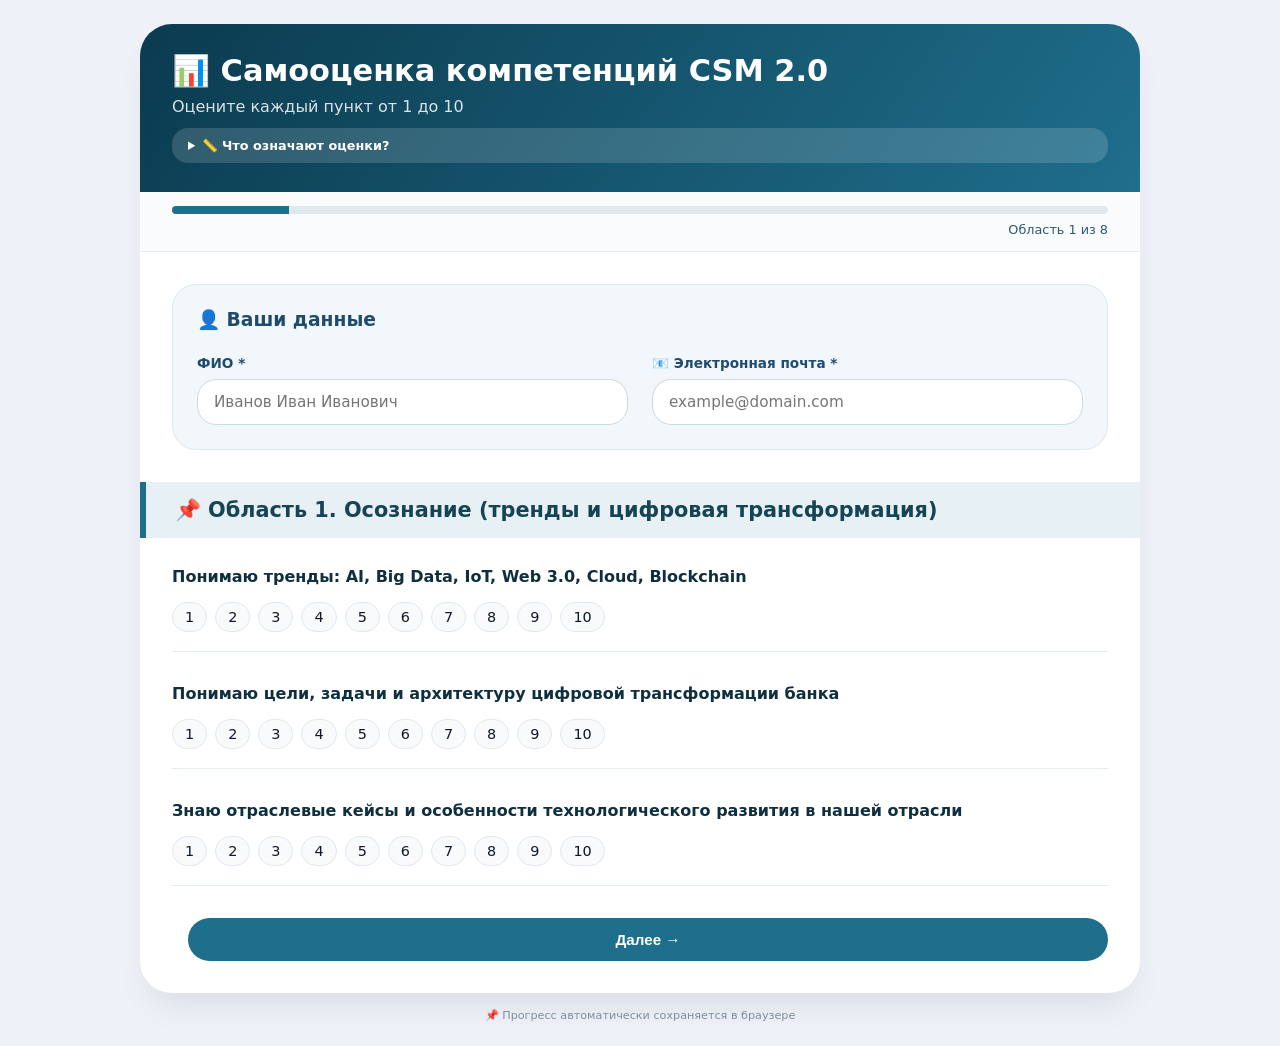
<file: index.html>
<!DOCTYPE html>
<html lang="ru">
<head>
    <meta charset="UTF-8">
    <meta name="viewport" content="width=device-width, initial-scale=1.0, maximum-scale=1.0, user-scalable=yes">
    <title>CSM 2.0 — Оценка компетенций и Тест</title>
    <link rel="stylesheet" href="style.css">
</head>
<body>
<div class="container">
    <div class="card" id="mainCard"></div>
    <footer>📌 Прогресс автоматически сохраняется в браузере</footer>
</div>

<script>
    // ⚠️ ВСТАВЬТЕ ВАШИ ТРИ URL ИЗ APPS SCRIPT ⚠️
    const SELF_ASSESSMENT_URL = "https://script.google.com/macros/s/AKfycbyHPLQ7gZGtnZYTrfnAZNBpuo3Ea5rwbsP9rbBiIAYU2ttUs_i8oS03_Iut-S80Sewb/exec";   // из selfAssessment.gs
    const TEST_RESULTS_URL = "https://script.google.com/macros/s/AKfycbyA95RzcVlbW7UxDIFC4WcfKPpP3_niERw8dN39LJzrYnMG85IS3YnYpPyVTTet8b1L/exec";      // из Code.gs
    const TEST_QUESTIONS_URL = "https://script.google.com/macros/s/AKfycbymZueJVozXFoH2wxfJM3jAGXg08mhwrzVAQMKmpR7mm4XQWQKNe-AHYz-iryA8QVqUYg/exec";    // из getQuestions.gs

    // ============================================================
    // БЛОК 1: САМООЦЕНКА КОМПЕТЕНЦИЙ (оценка от 1 до 10)
    // ============================================================
    
    const AREAS_SELF = [
        { name: "Область 1. Осознание (тренды и цифровая трансформация)", questions: [
            "Понимаю тренды: AI, Big Data, IoT, Web 3.0, Cloud, Blockchain",
            "Понимаю цели, задачи и архитектуру цифровой трансформации банка",
            "Знаю отраслевые кейсы и особенности технологического развития в нашей отрасли"
        ]},
        { name: "Область 2. Стратегия", questions: [
            "Мыслю стратегически (вижу картину на 3–5 лет)",
            "Знаю Стратегию Сбера и КПБ бизнес-модель сегмента",
            "Могу описать бизнес-модель компании через Business Model Canvas",
            "Умею находить точки роста и формулировать гипотезы трансформации (карта гипотез)",
            "Понимаю модели управления цифровой трансформацией и цифровые роли в компании",
            "Разделяю концепцию LoveMark и человекоцентричности"
        ]},
        { name: "Область 3. Реинжиниринг процессов и оргструктуры", questions: [
            "Понимаю цели и задачи клиентских исследований",
            "Владею бизнес-анализом и реинжинирингом процессов",
            "Могу описать и спроектировать клиентский путь (Customer Journey Map, CJM)",
            "Знаю цифровые Core-продукты Сбера (финтех)",
            "Знаю финансовые и транзакционные Core-продукты Сбера",
            "Понимаю основы IT-архитектуры",
            "Могу провести финансовую и экономическую оценку проектов"
        ]},
        { name: "Область 4. Проектирование и разработка решения", questions: [
            "Владею продуктовым менеджментом и продуктовым мышлением",
            "Владею проектным менеджментом (Agile, Waterfall, Sbergile, PMBok, IPMA)",
            "Понимаю основы управления процессом разработки ПО",
            "Знаю партнёрскую программу Сбера"
        ]},
        { name: "Область 5. Внедрение и развитие решения", questions: [
            "Знаю форматы партнёрств и основы патентного права",
            "Понимаю процессы постановки решений на Продуктовую полку Сбера"
        ]},
        { name: "Область 6. Общесистемные компетенции и методология проектов развития", questions: [
            "Знаю процесс цифровой трансформации (П3181)",
            "Владею инструментами CSM при реализации проектов (ЕФС «НашБизнес», АС «Эксперт»)",
            "Использую генеративные модели (GigaChat) в работе над проектами",
            "Понимаю систему мотивации CSM"
        ]},
        { name: "Область 7. Отраслевые компетенции", questions: [
            "Анализирую рынок, тренды, драйверы, госрегулирование и позицию отрасли",
            "Знаю специфику отрасли (производство, финансовый анализ, ключевые риски, операционные KPI)",
            "Ориентируюсь в продуктах и финансировании (кредитные/некредитные решения, ВЭД-продукты, проектное финансирование)"
        ]},
        { name: "Область 8. Soft skills", questions: [
            "Владею системным мышлением и решением проблем",
            "Умею управлять результатом и несу ответственность",
            "Управляю собой (эмоции, время, стресс)"
        ]}
    ];

    let selfAnswers = {
        userName: "",
        userEmail: "",
        ratings: []
    };
    let selfCurrentArea = 0;
    let selfCompleted = false;

    function initSelfRatings() {
        const totalQuestions = AREAS_SELF.reduce((sum, area) => sum + area.questions.length, 0);
        if (selfAnswers.ratings.length !== totalQuestions) {
            selfAnswers.ratings = new Array(totalQuestions).fill(null);
        }
    }

    function loadSelfFromLocalStorage() {
        const saved = localStorage.getItem("self_assessment_v2");
        if (saved) {
            try {
                const parsed = JSON.parse(saved);
                selfAnswers.userName = parsed.userName || "";
                selfAnswers.userEmail = parsed.userEmail || "";
                selfAnswers.ratings = parsed.ratings || [];
                initSelfRatings();
            } catch(e) { initSelfRatings(); }
        } else {
            initSelfRatings();
        }
    }

    function saveSelfToLocalStorage() {
        localStorage.setItem("self_assessment_v2", JSON.stringify({
            userName: selfAnswers.userName,
            userEmail: selfAnswers.userEmail,
            ratings: selfAnswers.ratings
        }));
    }

    function getSelfQuestionIndex(areaIdx, qIdx) {
        let idx = 0;
        for (let a = 0; a < areaIdx; a++) {
            idx += AREAS_SELF[a].questions.length;
        }
        return idx + qIdx;
    }

    function validateSelfCurrentArea() {
        const area = AREAS_SELF[selfCurrentArea];
        let startIdx = 0;
        for (let a = 0; a < selfCurrentArea; a++) {
            startIdx += AREAS_SELF[a].questions.length;
        }
        for (let i = 0; i < area.questions.length; i++) {
            if (selfAnswers.ratings[startIdx + i] === null || selfAnswers.ratings[startIdx + i] === undefined) {
                return false;
            }
        }
        return true;
    }

    function validateAllSelf() {
        return selfAnswers.ratings.every(r => r !== null && r !== undefined);
    }

    function renderSelfAssessment() {
        const card = document.getElementById("mainCard");
        const area = AREAS_SELF[selfCurrentArea];
        const totalAreas = AREAS_SELF.length;
        const percent = ((selfCurrentArea + 1) / totalAreas) * 100;

        let html = `
            <div class="header">
                <h1>📊 Самооценка компетенций CSM 2.0</h1>
                <p>Оцените каждый пункт от 1 до 10</p>
                <details class="scale-info">
                    <summary>📏 Что означают оценки?</summary>
                    <div class="scale-info-content">
                        <span>• 1 — Не знаю, что это</span>
                        <span>• 2 — Слышал термин</span>
                        <span>• 3 — Могу дать определение</span>
                        <span>• 4 — Изучал теорию</span>
                        <span>• 5 — Применял под руководством</span>
                        <span>• 6 — Применяю в простых ситуациях</span>
                        <span>• 7 — Применяю уверенно</span>
                        <span>• 8 — Применяю в сложных задачах</span>
                        <span>• 9 — Могу обучать других</span>
                        <span>• 10 — Внедрял в масштабе банка</span>
                    </div>
                </details>
            </div>
            <div class="progress-section">
                <div class="progress-bar"><div class="progress-fill" style="width:${percent}%"></div></div>
                <div class="progress-text">Область ${selfCurrentArea+1} из ${totalAreas}</div>
            </div>
            <div class="content">
                <div class="user-info">
                    <h3>👤 Ваши данные</h3>
                    <div class="form-group"><label>ФИО *</label><input type="text" id="fio" value="${escapeHtml(selfAnswers.userName)}" placeholder="Иванов Иван Иванович"></div>
                    <div class="form-group"><label>📧 Электронная почта *</label><input type="email" id="email" value="${escapeHtml(selfAnswers.userEmail)}" placeholder="example@domain.com"></div>
                </div>
                <div class="area-title">📌 ${escapeHtml(area.name)}</div>
        `;

        for (let i = 0; i < area.questions.length; i++) {
            const globalIdx = getSelfQuestionIndex(selfCurrentArea, i);
            const savedRating = selfAnswers.ratings[globalIdx];
            html += `<div class="question-block"><div class="question-text">${escapeHtml(area.questions[i])}</div><div class="rating-scale" data-global-idx="${globalIdx}">`;
            for (let rating = 1; rating <= 10; rating++) {
                const isSelected = (savedRating === rating);
                html += `<label class="rating-option ${isSelected ? 'selected' : ''}" data-rating="${rating}">
                            <input type="radio" name="q_${globalIdx}" value="${rating}" ${isSelected ? 'checked' : ''}>
                            <span>${rating}</span>
                         </label>`;
            }
            html += `</div></div>`;
        }

        html += `<div class="navigation">`;
        if (selfCurrentArea > 0) html += `<button class="secondary" id="prevBtn">← Назад</button>`;
        else html += `<div></div>`;
        if (selfCurrentArea < totalAreas - 1) html += `<button id="nextBtn">Далее →</button>`;
        else html += `<button id="submitSelfBtn" class="submit-btn">✅ Завершить самооценку</button>`;
        html += `</div></div>`;

        card.innerHTML = html;

        document.getElementById("fio")?.addEventListener('input', (e) => { selfAnswers.userName = e.target.value; saveSelfToLocalStorage(); });
        document.getElementById("email")?.addEventListener('input', (e) => { selfAnswers.userEmail = e.target.value; saveSelfToLocalStorage(); });

        for (let i = 0; i < area.questions.length; i++) {
            const globalIdx = getSelfQuestionIndex(selfCurrentArea, i);
            const radios = document.querySelectorAll(`input[name="q_${globalIdx}"]`);
            radios.forEach(radio => {
                radio.addEventListener('change', (e) => {
                    selfAnswers.ratings[globalIdx] = parseInt(e.target.value);
                    saveSelfToLocalStorage();
                    const container = e.target.closest('.rating-scale');
                    if (container) {
                        Array.from(container.children).forEach(child => child.classList.remove('selected'));
                        e.target.closest('.rating-option')?.classList.add('selected');
                    }
                });
            });
        }

        document.getElementById("prevBtn")?.addEventListener('click', () => {
            if (validateSelfCurrentArea()) { selfCurrentArea--; renderSelfAssessment(); window.scrollTo({top:0, behavior:'smooth'}); }
            else showMessage("❌ Оцените все утверждения в этой области", 'error');
        });
        document.getElementById("nextBtn")?.addEventListener('click', () => {
            if (validateSelfCurrentArea()) { selfCurrentArea++; renderSelfAssessment(); window.scrollTo({top:0, behavior:'smooth'}); }
            else showMessage("❌ Оцените все утверждения в этой области", 'error');
        });
        document.getElementById("submitSelfBtn")?.addEventListener('click', submitSelfAssessment);
    }

    function submitSelfAssessment() {
        if (!selfAnswers.userName?.trim()) { showMessage("❌ Введите ФИО", 'error'); return; }
        if (!selfAnswers.userEmail?.trim() || !selfAnswers.userEmail.includes('@')) { showMessage("❌ Введите корректный email", 'error'); return; }
        if (!validateAllSelf()) { showMessage("❌ Оцените все утверждения перед отправкой", 'error'); return; }

        showMessage("⏳ Отправка самооценки...", "success");

        const now = new Date();
        const dateStr = now.toLocaleDateString('ru-RU');
        const timeStr = now.toLocaleTimeString('ru-RU', { hour:'2-digit', minute:'2-digit', second:'2-digit' });

        let payload = { userName: selfAnswers.userName, userEmail: selfAnswers.userEmail, date: dateStr, time: timeStr };
        
        let idx = 0;
        for (let a = 0; a < AREAS_SELF.length; a++) {
            let areaSum = 0;
            for (let q = 0; q < AREAS_SELF[a].questions.length; q++) {
                areaSum += selfAnswers.ratings[idx];
                payload[`area_${a+1}_q${q+1}`] = selfAnswers.ratings[idx];
                idx++;
            }
            const areaAvg = Math.round(areaSum / AREAS_SELF[a].questions.length);
            payload[`area_${a+1}_avg`] = areaAvg;
        }
        
        const allScores = selfAnswers.ratings.filter(r => r !== null);
        const overallAvg = allScores.length ? Math.round(allScores.reduce((s,v)=>s+v,0) / allScores.length) : 0;
        payload.overall_avg = overallAvg;

        fetch(SELF_ASSESSMENT_URL, {
            method: 'POST',
            mode: 'no-cors',
            headers: { 'Content-Type': 'application/json' },
            body: JSON.stringify(payload)
        }).then(() => {
            showSelfCompleteScreen();
        }).catch(() => {
            showMessage("❌ Ошибка отправки. Попробуйте ещё раз.", 'error');
        });
    }

    function showSelfCompleteScreen() {
        selfCompleted = true;
        const card = document.getElementById("mainCard");
        card.innerHTML = `
            <div class="header"><h1>📊 Самооценка компетенций CSM 2.0</h1></div>
            <div class="thankyou">
                <h2>🙏 Спасибо, ${escapeHtml(selfAnswers.userName)}!</h2>
                <p>Ваша самооценка компетенций успешно сохранена в Google Таблицу.</p>
                <p style="margin: 1rem 0;">📌 Теперь вы можете перейти к тесту.</p>
                <button id="goToTestBtn" class="submit-btn" style="background: #10b981; margin-top: 0.5rem;">📝 Перейти к тесту →</button>
            </div>
        `;
        document.getElementById("goToTestBtn")?.addEventListener('click', () => {
            localStorage.removeItem("self_assessment_v2");
            loadTest();
        });
    }

    // ============================================================
    // БЛОК 2: ТЕСТ (динамический, загрузка из getQuestions.gs)
    // ============================================================

    let testAreas = [];
    let testCurrentArea = 0;
    let testAnswers = { userName: "", userEmail: "", closed: [], open: [] };
    let testDataLoaded = false;

    function loadTestFromLocalStorage() {
        if (!testDataLoaded || testAreas.length === 0) return;
        const saved = localStorage.getItem("csm_test_v3");
        if (saved) {
            try {
                const parsed = JSON.parse(saved);
                testAnswers.userName = parsed.userName || selfAnswers.userName || "";
                testAnswers.userEmail = parsed.userEmail || selfAnswers.userEmail || "";
                testAnswers.closed = parsed.closed || testAreas.map(() => []);
                testAnswers.open = parsed.open || testAreas.map(() => "");
                for (let i = 0; i < testAreas.length; i++) {
                    if (!testAnswers.closed[i]) testAnswers.closed[i] = [];
                    while (testAnswers.closed[i].length < testAreas[i].closedCount) testAnswers.closed[i].push(null);
                }
            } catch(e) {}
        } else {
            testAnswers.userName = selfAnswers.userName || "";
            testAnswers.userEmail = selfAnswers.userEmail || "";
            testAnswers.closed = testAreas.map(() => []);
            testAnswers.open = testAreas.map(() => "");
            for (let i = 0; i < testAreas.length; i++) {
                testAnswers.closed[i] = new Array(testAreas[i].closedCount).fill(null);
            }
        }
    }

    function saveTestToLocalStorage() {
        if (!testDataLoaded) return;
        localStorage.setItem("csm_test_v3", JSON.stringify({
            userName: testAnswers.userName,
            userEmail: testAnswers.userEmail,
            closed: testAnswers.closed,
            open: testAnswers.open
        }));
    }

    function validateTestCurrentArea() {
        if (!testDataLoaded) return false;
        const closed = testAnswers.closed[testCurrentArea];
        if (!closed) return false;
        return closed.length === testAreas[testCurrentArea].closedCount && closed.every(v => v !== null && v !== undefined);
    }

    function renderTest() {
        if (!testDataLoaded || testAreas.length === 0) return;
        
        const card = document.getElementById("mainCard");
        const area = testAreas[testCurrentArea];
        const total = testAreas.length;
        const percent = ((testCurrentArea + 1) / total) * 100;

        let html = `
            <div class="header">
                <h1>📋 Тест CSM 2.0</h1>
                <p>Проверка знаний • 8 областей компетенций</p>
            </div>
            <div class="progress-section">
                <div class="progress-bar"><div class="progress-fill" style="width:${percent}%"></div></div>
                <div class="progress-text">Область ${testCurrentArea+1} из ${total}</div>
            </div>
            <div class="content">
                <div class="user-info">
                    <div class="form-group"><label>👤 ФИО *</label><input type="text" id="fio" value="${escapeHtml(testAnswers.userName)}" placeholder="Иванов Иван Иванович"></div>
                    <div class="form-group"><label>📧 Электронная почта *</label><input type="email" id="email" value="${escapeHtml(testAnswers.userEmail)}" placeholder="example@domain.com"></div>
                </div>
                <div class="area-title">📌 ${escapeHtml(area.name)}</div>
        `;

        for (let i = 0; i < area.closed.length; i++) {
            const q = area.closed[i];
            const savedVal = testAnswers.closed[testCurrentArea]?.[i];
            html += `<div class="question-block"><div class="question-text">${testCurrentArea+1}.${i+1}. ${escapeHtml(q.text)}</div><div class="options">`;
            for (let optIdx = 0; optIdx < q.options.length; optIdx++) {
                const letter = String.fromCharCode(65 + optIdx);
                const isChecked = (savedVal === letter);
                html += `<label class="option"><input type="radio" name="q_${i}" value="${letter}" ${isChecked ? 'checked' : ''}><span>${escapeHtml(q.options[optIdx])}</span></label>`;
            }
            html += `</div></div>`;
        }

        if (area.open) {
            html += `<div class="question-block open-question"><div class="question-text">${testCurrentArea+1}.${area.closed.length+1} (открытый). ${escapeHtml(area.openText)}</div>
                      <textarea id="openAnswer" rows="4">${escapeHtml(testAnswers.open[testCurrentArea] || '')}</textarea></div>`;
        }

        html += `<div class="navigation">`;
        if (testCurrentArea > 0) html += `<button class="secondary" id="prevBtn">← Назад</button>`;
        else html += `<div></div>`;
        if (testCurrentArea < total-1) html += `<button id="nextBtn">Далее →</button>`;
        else html += `<button id="submitTestBtn" class="submit-btn">✅ Завершить тест</button>`;
        html += `</div></div>`;

        card.innerHTML = html;

        document.getElementById("fio")?.addEventListener('input', (e) => { testAnswers.userName = e.target.value; saveTestToLocalStorage(); });
        document.getElementById("email")?.addEventListener('input', (e) => { testAnswers.userEmail = e.target.value; saveTestToLocalStorage(); });

        for (let i = 0; i < area.closed.length; i++) {
            const radios = document.querySelectorAll(`input[name="q_${i}"]`);
            radios.forEach(radio => {
                radio.addEventListener('change', (e) => {
                    testAnswers.closed[testCurrentArea][i] = e.target.value;
                    saveTestToLocalStorage();
                });
            });
        }

        if (area.open) {
            document.getElementById("openAnswer")?.addEventListener('input', (e) => {
                testAnswers.open[testCurrentArea] = e.target.value;
                saveTestToLocalStorage();
            });
        }

        document.getElementById("prevBtn")?.addEventListener('click', () => {
            if (validateTestCurrentArea()) { testCurrentArea--; renderTest(); window.scrollTo({top:0, behavior:'smooth'}); }
            else showMessage("❌ Ответьте на все закрытые вопросы в этой области", "error");
        });
        document.getElementById("nextBtn")?.addEventListener('click', () => {
            if (validateTestCurrentArea()) { testCurrentArea++; renderTest(); window.scrollTo({top:0, behavior:'smooth'}); }
            else showMessage("❌ Ответьте на все закрытые вопросы в этой области", "error");
        });
        document.getElementById("submitTestBtn")?.addEventListener('click', submitTest);
    }

    function submitTest() {
        if (!testAnswers.userName.trim()) { showMessage("❌ Укажите ФИО", "error"); return; }
        if (!testAnswers.userEmail.trim() || !testAnswers.userEmail.includes('@')) { showMessage("❌ Укажите корректный email", "error"); return; }

        for (let i = 0; i < testAreas.length; i++) {
            const closedArr = testAnswers.closed[i];
            if (!closedArr || closedArr.length !== testAreas[i].closedCount || closedArr.some(v => v === null)) {
                testCurrentArea = i;
                renderTest();
                showMessage(`❌ Ответьте на все закрытые вопросы в области ${i+1}`, "error");
                return;
            }
        }

        showMessage("⏳ Отправка результатов теста...", "success");

        const now = new Date();
        const dateStr = now.toLocaleDateString('ru-RU');
        const timeStr = now.toLocaleTimeString('ru-RU', { hour:'2-digit', minute:'2-digit', second:'2-digit' });

        let payload = { userName: testAnswers.userName, userEmail: testAnswers.userEmail, date: dateStr, time: timeStr };

        for (let a = 0; a < testAreas.length; a++) {
            const area = testAreas[a];
            const closedAnswers = testAnswers.closed[a];
            const scores = [];
            for (let q = 0; q < area.closed.length; q++) {
                const isCorrect = (closedAnswers[q] === area.closed[q].correct);
                const percentScore = isCorrect ? 100 : 0;
                scores.push(percentScore);
                payload[`area_${a+1}_q${q+1}_percent`] = percentScore;
            }
            const avgScore = scores.length ? Math.round(scores.reduce((s,v)=>s+v,0) / scores.length) : 0;
            payload[`area_${a+1}_avg`] = avgScore;
            payload[`area_${a+1}_open`] = testAnswers.open[a] || "(не заполнено)";
        }

        fetch(TEST_RESULTS_URL, {
            method: 'POST',
            mode: 'no-cors',
            headers: { 'Content-Type': 'application/json' },
            body: JSON.stringify(payload)
        }).then(() => {
            showTestCompleteScreen();
        }).catch(() => {
            showMessage("❌ Ошибка при отправке. Проверьте интернет-соединение.", "error");
        });
    }

    function showTestCompleteScreen() {
        let totalCorrectSum = 0;
        let totalClosedCount = 0;
        for (let a = 0; a < testAreas.length; a++) {
            for (let q = 0; q < testAreas[a].closed.length; q++) {
                const isCorr = (testAnswers.closed[a][q] === testAreas[a].closed[q].correct);
                totalCorrectSum += isCorr ? 100 : 0;
                totalClosedCount++;
            }
        }
        const overallPercent = totalClosedCount ? Math.round(totalCorrectSum / totalClosedCount) : 0;
        
        const card = document.getElementById("mainCard");
        let gradeText = overallPercent >= 90 ? "🔥 Отлично! Вы эксперт" : (overallPercent >= 75 ? "👍 Хорошо" : (overallPercent >= 50 ? "📚 Средний уровень" : "🎯 Начальный уровень"));
        
        card.innerHTML = `
            <div class="header"><h1>📋 Тест CSM 2.0</h1><p>Результат</p></div>
            <div class="thankyou">
                <h2>🙏 Спасибо, ${escapeHtml(testAnswers.userName)}!</h2>
                <p>Ваш результат теста: <strong>${overallPercent}%</strong> правильных ответов.</p>
                <p>${gradeText}</p>
                <p style="font-size:0.9rem; color:#1f6e8c; margin-bottom: 1.5rem;">✅ Результаты теста успешно отправлены</p>
                <button class="close-btn" onclick="closeTest()">🚪 Закрыть тест</button>
            </div>
        `;
        const footer = document.querySelector("footer");
        if(footer) footer.style.display = "none";
        localStorage.removeItem("csm_test_v3");
        localStorage.removeItem("self_assessment_v2");
    }

    function closeTest() {
        window.close();
        alert("Закройте эту вкладку вручную, чтобы завершить тест.");
    }

    async function loadTestQuestions() {
        try {
            showMessage("⏳ Загрузка вопросов теста...", "success");
            const response = await fetch(TEST_QUESTIONS_URL);
            const text = await response.text();
            testAreas = JSON.parse(text);
            
            if (testAreas.error || testAreas.length === 0) {
                throw new Error(testAreas.error || "Нет вопросов");
            }
            
            testDataLoaded = true;
            testAnswers.closed = testAreas.map(() => []);
            testAnswers.open = testAreas.map(() => "");
            for (let i = 0; i < testAreas.length; i++) {
                testAnswers.closed[i] = new Array(testAreas[i].closedCount).fill(null);
            }
            
            loadTestFromLocalStorage();
            renderTest();
        } catch (error) {
            console.error("Ошибка загрузки теста:", error);
            const card = document.getElementById("mainCard");
            card.innerHTML = `
                <div class="header"><h1>⚠️ Ошибка загрузки теста</h1></div>
                <div class="thankyou">
                    <p>Не удалось загрузить вопросы теста.</p>
                    <p style="font-size:0.8rem; margin-top:1rem;">Проверьте:</p>
                    <ul style="text-align:left; display:inline-block;">
                        <li>Что лист "Вопросы" существует в таблице</li>
                        <li>Что скрипт getQuestions.gs развёрнут и URL правильный</li>
                    </ul>
                    <button onclick="location.reload()" style="margin-top:1.5rem;">🔄 Перезагрузить</button>
                </div>
            `;
        }
    }

    function loadTest() {
        loadTestQuestions();
    }

    // Функции-помощники
    function escapeHtml(str) {
        if (!str) return "";
        return str.replace(/[&<>]/g, function(m) {
            if (m === '&') return '&amp;';
            if (m === '<') return '&lt;';
            if (m === '>') return '&gt;';
            return m;
        });
    }

    function showMessage(text, type) {
        let msgDiv = document.getElementById("dynamicMessage");
        const mainCard = document.getElementById("mainCard");
        const contentDiv = mainCard?.querySelector(".content");
        if (!msgDiv && contentDiv) {
            msgDiv = document.createElement("div");
            msgDiv.id = "dynamicMessage";
            contentDiv.appendChild(msgDiv);
        } else if (!contentDiv) return;
        if (msgDiv) msgDiv.innerHTML = `<div class="message ${type}">${escapeHtml(text)}</div>`;
        setTimeout(() => { if(msgDiv) msgDiv.innerHTML = ''; }, 4000);
    }

    // СТАРТ: самооценка
    loadSelfFromLocalStorage();
    renderSelfAssessment();
</script>
</body>
</html>
</file>
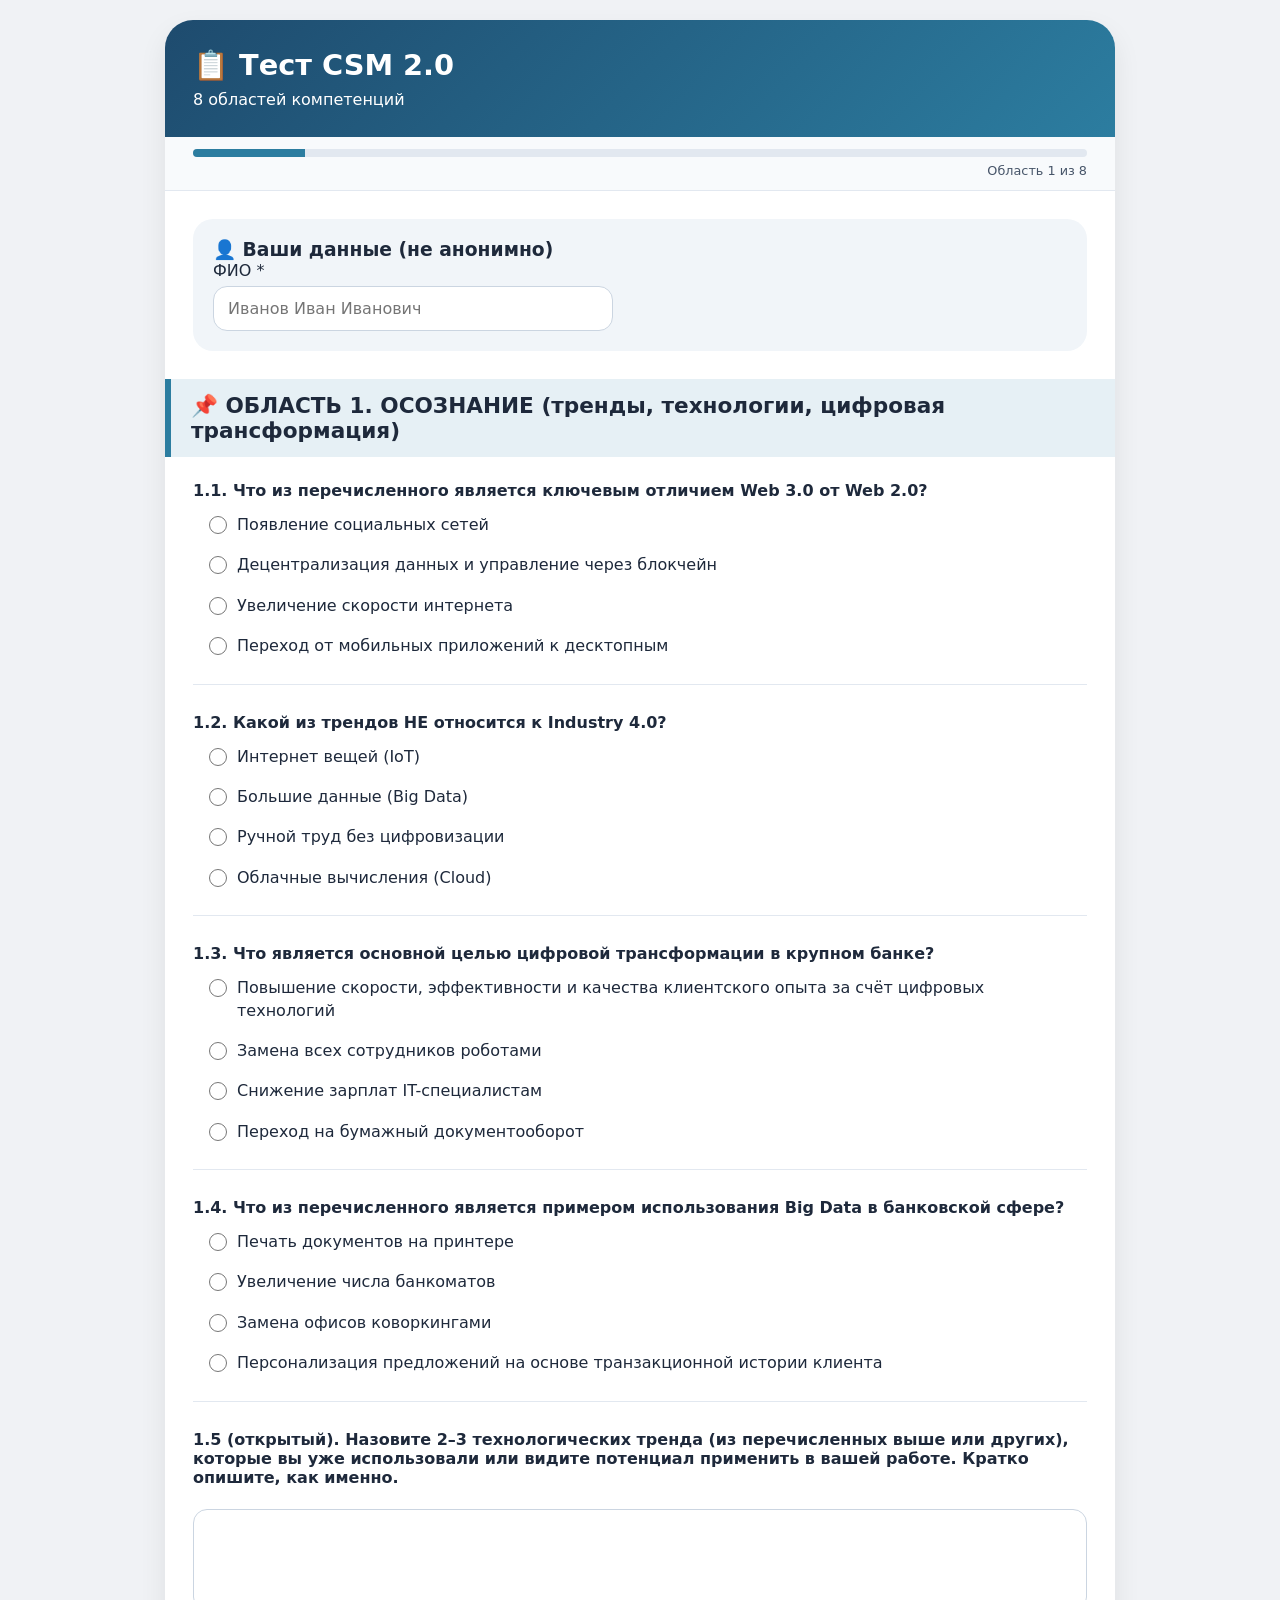
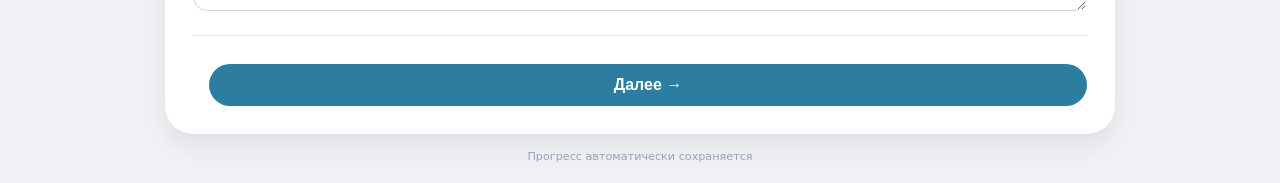
<file: index (old).html>
<!DOCTYPE html>
<html lang="ru">
<head>
    <meta charset="UTF-8">
    <meta name="viewport" content="width=device-width, initial-scale=1.0, maximum-scale=1.0, user-scalable=yes">
    <title>Тест CSM 2.0 — 8 областей</title>
    <style>
        * { margin: 0; padding: 0; box-sizing: border-box; }
        body {
            font-family: system-ui, -apple-system, 'Segoe UI', Roboto, sans-serif;
            background: #f0f2f5;
            padding: 20px;
            color: #1e293b;
        }
        .container { max-width: 950px; margin: 0 auto; }
        .card {
            background: white;
            border-radius: 28px;
            box-shadow: 0 12px 28px rgba(0,0,0,0.08);
            overflow: hidden;
        }
        .header {
            background: linear-gradient(135deg, #1e4b6e 0%, #2c7da0 100%);
            color: white;
            padding: 28px;
        }
        .header h1 { font-size: 1.8rem; margin-bottom: 8px; }
        .progress-section {
            padding: 12px 28px;
            background: #f8fafc;
            border-bottom: 1px solid #e2e8f0;
        }
        .progress-bar {
            background: #e2e8f0;
            border-radius: 20px;
            height: 8px;
            overflow: hidden;
        }
        .progress-fill {
            background: #2c7da0;
            width: 0%;
            height: 100%;
            transition: width 0.3s ease;
        }
        .progress-text {
            font-size: 0.8rem;
            margin-top: 6px;
            color: #475569;
            text-align: right;
        }
        .content { padding: 28px; }
        .user-info {
            background: #f1f5f9;
            padding: 20px;
            border-radius: 20px;
            margin-bottom: 28px;
        }
        .form-group { max-width: 400px; }
        label {
            display: block;
            font-weight: 500;
            margin-bottom: 6px;
        }
        input, textarea {
            width: 100%;
            padding: 12px 14px;
            border: 1px solid #cbd5e1;
            border-radius: 14px;
            font-size: 1rem;
            font-family: inherit;
        }
        .area-title {
            background: #e6f0f5;
            padding: 14px 20px;
            margin: 0 -28px 24px -28px;
            border-left: 6px solid #2c7da0;
            font-size: 1.35rem;
            font-weight: 600;
        }
        .question-block {
            margin-bottom: 28px;
            padding-bottom: 20px;
            border-bottom: 1px solid #e2e8f0;
        }
        .question-text {
            font-weight: 600;
            margin-bottom: 14px;
            font-size: 1rem;
        }
        .options {
            display: flex;
            flex-direction: column;
            gap: 12px;
            margin-left: 16px;
        }
        .option {
            display: flex;
            align-items: flex-start;
            gap: 10px;
            cursor: pointer;
            font-size: 1rem;
            line-height: 1.4;
        }
        .option input {
            width: 18px;
            height: 18px;
            margin-top: 2px;
            flex-shrink: 0;
        }
        .option span {
            font-size: 1rem !important;
            font-weight: 400 !important;
            color: #1e293b !important;
            line-height: 1.4 !important;
        }
        .open-question textarea { min-height: 100px; margin-top: 8px; }
        .navigation {
            display: flex;
            justify-content: space-between;
            gap: 16px;
            margin-top: 24px;
        }
        button {
            background: #2c7da0;
            color: white;
            border: none;
            padding: 12px 28px;
            border-radius: 40px;
            font-size: 1rem;
            font-weight: 600;
            cursor: pointer;
            flex: 1;
        }
        button.secondary { background: #94a3b8; }
        button:hover { background: #1e5a74; }
        .submit-btn {
            background: #10b981;
            width: 100%;
            margin-top: 16px;
        }
        .message {
            margin-top: 20px;
            padding: 12px;
            border-radius: 16px;
            text-align: center;
            font-weight: 500;
        }
        .success { background: #dcfce7; color: #166534; }
        .error { background: #fee2e2; color: #991b1b; }
        .thankyou { text-align: center; padding: 40px; }
        .thankyou h2 { color: #1e4b6e; margin-bottom: 16px; }
        .thankyou p { font-size: 1.1rem; margin-bottom: 24px; }
        footer { text-align: center; font-size: 0.7rem; color: #94a3b8; margin-top: 16px; }
        iframe { display: none; }
        @media (max-width: 768px) {
            .option span { font-size: 0.95rem !important; }
            .question-text { font-size: 0.95rem; }
            .content { padding: 20px; }
            .area-title { margin: 0 -20px 24px -20px; }
        }
    </style>
</head>
<body>
<div class="container">
    <div class="card" id="surveyCard"></div>
    <footer>Прогресс автоматически сохраняется</footer>
</div>
<iframe name="hiddenFrame" style="display:none"></iframe>

<script>
    // ⚠️ ВСТАВЬТЕ ВАШ URL ИЗ APPS SCRIPT (ПОСЛЕ ПЕРЕРАЗВЕРТЫВАНИЯ)
    const SCRIPT_URL = "https://script.google.com/macros/s/AKfycbwYRyf0gTJu45wRo55zzXQbKrTF26tSGNXVjg72xVp_2EO1xMValqzIA9Ck45GxU-mZJA/exec";

    const AREAS = [
        { name: "ОБЛАСТЬ 1. ОСОЗНАНИЕ (тренды, технологии, цифровая трансформация)", closedCount: 4, open: true,
          closed: [
            { text: "Что из перечисленного является ключевым отличием Web 3.0 от Web 2.0?", options: ["Появление социальных сетей", "Децентрализация данных и управление через блокчейн", "Увеличение скорости интернета", "Переход от мобильных приложений к десктопным"], correct: "B" },
            { text: "Какой из трендов НЕ относится к Industry 4.0?", options: ["Интернет вещей (IoT)", "Большие данные (Big Data)", "Ручной труд без цифровизации", "Облачные вычисления (Cloud)"], correct: "C" },
            { text: "Что является основной целью цифровой трансформации в крупном банке?", options: ["Повышение скорости, эффективности и качества клиентского опыта за счёт цифровых технологий", "Замена всех сотрудников роботами", "Снижение зарплат IT-специалистам", "Переход на бумажный документооборот"], correct: "A" },
            { text: "Что из перечисленного является примером использования Big Data в банковской сфере?", options: ["Печать документов на принтере", "Увеличение числа банкоматов", "Замена офисов коворкингами", "Персонализация предложений на основе транзакционной истории клиента"], correct: "D" }
          ], openText: "Назовите 2–3 технологических тренда (из перечисленных выше или других), которые вы уже использовали или видите потенциал применить в вашей работе. Кратко опишите, как именно." },
        { name: "ОБЛАСТЬ 2. СТРАТЕГИЯ", closedCount: 4, open: true,
          closed: [
            { text: "Что из перечисленного НЕ входит в канву бизнес-модели (Business Model Canvas)?", options: ["Ценностные предложения", "Ключевые партнёры", "Потоки доходов", "Годовая отчётность перед акционерами"], correct: "D" },
            { text: "Какой элемент является центральным в концепции LoveMark?", options: ["Низкая цена", "Максимальное количество продуктов в линейке", "Агрессивная реклама", "Эмоциональная связь с брендом, выходящая за рамки рациональной выгоды"], correct: "D" },
            { text: "Что такое «карта гипотез» в контексте поиска точек роста?", options: ["Географическая карта офисов", "Схема проезда до работы", "План эвакуации при пожаре", "Структурированный перечень предположений о том, как улучшить бизнес, с приоритетами и критериями проверки"], correct: "D" },
            { text: "Что из перечисленного является примером человекоцентричности в банковском сервисе?", options: ["Увеличение числа продуктов в линейке", "Снижение затрат на поддержку", "Проектирование сервиса вокруг потребностей клиента, а не внутренних процессов банка", "Автоматизация без возможности обратиться к человеку"], correct: "C" }
          ], openText: "Приведите 1–2 примера из вашей работы, где вы применяли стратегическое мышление или работали с гипотезами роста для клиента / партнёра. Что это было за ситуация? Какие шаги предприняли?" },
        { name: "ОБЛАСТЬ 3. РЕИНЖИНИРИНГ ПРОЦЕССОВ И ОРГСТРУКТУРЫ", closedCount: 4, open: true,
          closed: [
            { text: "Что такое «клиентский путь» (Customer Journey Map, CJM)?", options: ["Список покупок клиента", "Визуализация последовательности взаимодействий клиента с компанией от первого контакта до завершения", "Штатное расписание отдела продаж", "Техническая документация для разработчиков"], correct: "B" },
            { text: "Какой метод используется для оптимизации процессов?", options: ["AS-IS → TO-BE", "Только мозговой штурм", "Случайный выбор нового процесса", "Запрет на любые изменения"], correct: "A" },
            { text: "Что из перечисленного является Core-финтех-продуктом Сбера?", options: ["Okko", "2ГИС", "Самокат", "СберБанк Онлайн / SberPay"], correct: "D" },
            { text: "Что из перечисленного является первым шагом в реинжиниринге процесса?", options: ["Внедрение нового ПО", "Описание текущего процесса «AS-IS» и его проблем", "Увольнение сотрудников", "Покупка нового оборудования"], correct: "B" }
          ], openText: "Опишите ситуацию, где вы анализировали или улучшали какой-либо процесс в вашей работе (с клиентом, партнёром или внутри команды). Как выглядел процесс «как есть» (AS-IS)? Что вы предложили изменить («как будет» — TO-BE)?" },
        { name: "ОБЛАСТЬ 4. ПРОЕКТИРОВАНИЕ И РАЗРАБОТКА РЕШЕНИЯ", closedCount: 4, open: true,
          closed: [
            { text: "Что из перечисленного является принципом Agile?", options: ["Итеративность, адаптивность, работающий продукт как главная мера прогресса", "Жёсткое планирование на 2 года вперёд", "Полное отсутствие документации", "Только индивидуальная работа, без команды"], correct: "A" },
            { text: "Что такое Sbergile?", options: ["Адаптация Agile-методологий под процессы и культуру Сбера", "Фирменный кофе в офисе Сбера", "Название нового продукта для бизнеса", "HR-система оценки персонала"], correct: "A" },
            { text: "Что из перечисленного входит в партнёрскую программу Сбера?", options: ["Только спонсорство спортивных мероприятий", "Запрет на любые партнёрства", "Модели совместного продвижения, интеграции продуктов и revenue share с партнёрами экосистемы", "Только разовые скидки для сотрудников"], correct: "C" },
            { text: "Что такое продуктовое мышление?", options: ["Фокус на технических характеристиках продукта", "Фокус на ценности для клиента и результате, а не на выполнении формальных требований", "Создание максимально сложного продукта", "Игнорирование обратной связи"], correct: "B" }
          ], openText: "Вспомните проект или задачу, где вы работали с партнёром Сбера (или внутри экосистемы). Как вы выстраивали взаимодействие? Какие инструменты проектного или продуктового менеджмента использовали?" },
        { name: "ОБЛАСТЬ 5. ВНЕДРЕНИЕ И РАЗВИТИЕ РЕШЕНИЯ", closedCount: 3, open: true,
          closed: [
            { text: "Что такое «Продуктовая полка Сбера»?", options: ["Магазин сувениров для сотрудников", "Единый реестр (портфель) готовых цифровых решений и продуктов, доступных для тиражирования внутри банка и экосистемы", "Мебель в переговорной", "Список книг, рекомендованных к прочтению"], correct: "B" },
            { text: "Какой формат партнёрства предполагает совместное владение активами и разделение рисков?", options: ["Агентский договор", "Простое письмо о намерениях", "Договор аренды", "Совместное предприятие (Joint Venture)"], correct: "D" },
            { text: "Что из перечисленного является примером успешного внедрения решения в экосистеме Сбера?", options: ["Разработка нового внутреннего регламента", "Проведение внутреннего совещания", "Создание презентации для руководства", "Интеграция сервиса партнёра в СберБанк Онлайн, которую начали использовать 100 000 клиентов"], correct: "D" }
          ], openText: "Назовите 1–2 решения (продукта, сервиса, интеграции), которые вы помогали внедрять для клиента или партнёра. Какие результаты были достигнуты (цифры, факты, отзывы)?" },
        { name: "ОБЛАСТЬ 6. ОБЩЕСИСТЕМНЫЕ КОМПЕТЕНЦИИ И МЕТОДОЛОГИЯ ПРОЕКТОВ РАЗВИТИЯ", closedCount: 4, open: true,
          closed: [
            { text: "Что описывает процесс ЦТ П3181?", options: ["Жизненный цикл проекта цифровой трансформации в Сбере (от идеи до внедрения и сопровождения)", "Порядок увольнения сотрудников", "Бухгалтерский учёт основных средств", "Процесс закупки канцтоваров"], correct: "A" },
            { text: "Для какой цели рекомендуется использовать GigaChat в проектах развития?", options: ["Только для развлечения", "Для генерации гипотез, написания кода, саммари встреч, анализа документов и поиска идей", "Для замены всех руководителей", "Для отправки личных сообщений"], correct: "B" },
            { text: "Что из перечисленного относится к инструментам CSM в рамках ЕФС «НашБизнес»?", options: ["Только электронная почта", "Бумажный журнал учёта", "Корпоративная столовая", "Конструктор гипотез, трекер задач и портфель проектов развития"], correct: "D" },
            { text: "Что из перечисленного является целью системы мотивации CSM?", options: ["Наказать за ошибки", "Стимулировать достижение целей цифровой трансформации и качества работы с клиентами / партнёрами", "Увеличить количество совещаний", "Снизить зарплаты"], correct: "B" }
          ], openText: "Расскажите о вашем опыте использования GigaChat или других инструментов CSM (ЕФС «НашБизнес», АС «Эксперт» и др.). Как конкретно вы их применяли? Какой результат получили?" },
        { name: "ОБЛАСТЬ 7. ОТРАСЛЕВЫЕ КОМПЕТЕНЦИИ", closedCount: 4, open: true,
          closed: [
            { text: "Какой из факторов НЕ является драйвером отрасли при стратегическом анализе?", options: ["Технологические инновации", "Изменение госрегулирования", "Рыночные тренды и поведение конкурентов", "Цвет стен в офисе"], correct: "D" },
            { text: "Что из перечисленного является операционным KPI в производственной отрасли?", options: ["ROE", "OEE (общая эффективность оборудования)", "Рыночная капитализация", "Количество подписчиков в Telegram"], correct: "B" },
            { text: "Что такое проектное финансирование?", options: ["Обычный кредит на любые цели", "Финансирование инвестиционного проекта под его будущие денежные потоки, часто с ограниченным регрессом на заёмщика", "Микрозайм до зарплаты", "Оплата командировочных расходов"], correct: "B" },
            { text: "Какой из перечисленных рисков является ключевым в производственной отрасли?", options: ["Риск неправильного выбора цвета логотипа", "Риск повышения зарплат офисных сотрудников", "Риск остановки производства из-за поломки оборудования или сбоя в цепочке поставок", "Риск отсутствия кофе в кулере"], correct: "C" }
          ], openText: "Назовите 2–3 ключевых вызова или тренда в отрасли ваших клиентов (например, производство, ритейл, логистика). Как эти вызовы влияют на их потребности в продуктах / сервисах Сбера и экосистемы?" },
        { name: "ОБЛАСТЬ 8. SOFT SKILLS", closedCount: 4, open: true,
          closed: [
            { text: "Что из перечисленного является проявлением системного мышления?", options: ["Решение проблемы изолированно, без учёта связей с другими элементами", "Игнорирование обратной связи", "Быстрые решения без анализа", "Анализ проблемы как части целостной системы, учёт причинно-следственных связей и косвенных эффектов"], correct: "D" },
            { text: "Какое поведение характеризует «управление результатом»?", options: ["Постановка SMART-целей, мониторинг прогресса, коррекция действий и доведение до результата", "Перекладывание ответственности на других", "Ожидание указаний сверху по каждому шагу", "Хаотичное переключение между задачами без завершения"], correct: "A" },
            { text: "Что из перечисленного относится к навыку «управление собой»?", options: ["Эмоциональная реакция на любой негатив", "Прокрастинация до дедлайна", "Саморегуляция, тайм-менеджмент, стрессоустойчивость и поддержание работоспособности", "Постоянное согласие со всеми"], correct: "C" },
            { text: "Что из перечисленного является проявлением ответственности?", options: ["Поиск виноватых при ошибке", "Сокрытие проблемы", "Перекладывание задачи на коллегу", "Признание ошибки, анализ причин и предложение решения"], correct: "D" }
          ], openText: "Опишите ситуацию из вашей работы, где вам пришлось решать сложную проблему с участием нескольких сторон (клиент, партнёр, внутренние подразделения). Как вы действовали? Какие soft skills помогли?" }
    ];

    let currentArea = 0;
    let answers = {
        userName: "",
        closed: AREAS.map(() => []),
        open: AREAS.map(() => "")
    };

    function loadFromLocalStorage() {
        const saved = localStorage.getItem("csm_full_test");
        if (saved) {
            try {
                const parsed = JSON.parse(saved);
                answers.userName = parsed.userName || "";
                answers.closed = parsed.closed || AREAS.map(() => []);
                answers.open = parsed.open || AREAS.map(() => "");
                for (let i = 0; i < AREAS.length; i++) {
                    if (!answers.closed[i]) answers.closed[i] = [];
                    while (answers.closed[i].length < AREAS[i].closedCount) answers.closed[i].push(null);
                }
            } catch(e) {}
        }
    }

    function saveToLocalStorage() {
        localStorage.setItem("csm_full_test", JSON.stringify(answers));
    }

    function render() {
        const card = document.getElementById("surveyCard");
        const area = AREAS[currentArea];
        const total = AREAS.length;
        const percent = ((currentArea + 1) / total) * 100;

        let html = `
            <div class="header">
                <h1>📋 Тест CSM 2.0</h1>
                <p>8 областей компетенций</p>
            </div>
            <div class="progress-section">
                <div class="progress-bar"><div class="progress-fill" style="width:${percent}%"></div></div>
                <div class="progress-text">Область ${currentArea+1} из ${total}</div>
            </div>
            <div class="content">
                <div class="user-info">
                    <h3>👤 Ваши данные (не анонимно)</h3>
                    <div class="form-group">
                        <label>ФИО *</label>
                        <input type="text" id="fio" value="${escapeHtml(answers.userName)}" placeholder="Иванов Иван Иванович">
                    </div>
                </div>
                <div class="area-title">📌 ${area.name}</div>
        `;

        for (let i = 0; i < area.closed.length; i++) {
            const q = area.closed[i];
            const savedVal = answers.closed[currentArea]?.[i];
            html += `<div class="question-block">
                        <div class="question-text">${currentArea+1}.${i+1}. ${escapeHtml(q.text)}</div>
                        <div class="options">`;
            for (let optIdx = 0; optIdx < q.options.length; optIdx++) {
                const opt = q.options[optIdx];
                const letter = String.fromCharCode(65 + optIdx);
                const isChecked = (savedVal === letter);
                html += `<label class="option">
                            <input type="radio" name="q_${i}" value="${letter}" ${isChecked ? 'checked' : ''}>
                            <span>${escapeHtml(opt)}</span>
                         </label>`;
            }
            html += `</div></div>`;
        }

        if (area.open) {
            html += `<div class="question-block open-question">
                        <div class="question-text">${currentArea+1}.${area.closed.length+1} (открытый). ${escapeHtml(area.openText)}</div>
                        <textarea id="openAnswer" rows="4">${escapeHtml(answers.open[currentArea] || '')}</textarea>
                    </div>`;
        }

        html += `<div class="navigation">`;
        if (currentArea > 0) html += `<button class="secondary" id="prevBtn">← Назад</button>`;
        else html += `<div></div>`;
        if (currentArea < total - 1) html += `<button id="nextBtn">Далее →</button>`;
        else html += `<button id="submitBtn" class="submit-btn">✅ Завершить и отправить опрос</button>`;
        html += `</div></div>`;

        card.innerHTML = html;

        document.getElementById("fio")?.addEventListener('input', (e) => {
            answers.userName = e.target.value;
            saveToLocalStorage();
        });

        for (let i = 0; i < area.closed.length; i++) {
            const radios = document.querySelectorAll(`input[name="q_${i}"]`);
            radios.forEach(radio => {
                radio.addEventListener('change', (e) => {
                    answers.closed[currentArea][i] = e.target.value;
                    saveToLocalStorage();
                });
            });
        }

        if (area.open) {
            document.getElementById("openAnswer")?.addEventListener('input', (e) => {
                answers.open[currentArea] = e.target.value;
                saveToLocalStorage();
            });
        }

        document.getElementById("prevBtn")?.addEventListener('click', () => {
            if (validateCurrentArea()) {
                currentArea--;
                render();
                window.scrollTo({ top: 0, behavior: 'smooth' });
            } else {
                showMessage("❌ Ответьте на все закрытые вопросы в этой области", 'error');
            }
        });

        document.getElementById("nextBtn")?.addEventListener('click', () => {
            if (validateCurrentArea()) {
                currentArea++;
                render();
                window.scrollTo({ top: 0, behavior: 'smooth' });
            } else {
                showMessage("❌ Ответьте на все закрытые вопросы в этой области", 'error');
            }
        });

        document.getElementById("submitBtn")?.addEventListener('click', submitAll);
    }

    function validateCurrentArea() {
        const closed = answers.closed[currentArea];
        if (!closed) return false;
        return closed.length === AREAS[currentArea].closedCount && closed.every(v => v !== null && v !== undefined);
    }

    function submitAll() {
        if (!answers.userName?.trim()) {
            showMessage("❌ Введите ФИО", 'error');
            return;
        }
        for (let i = 0; i < AREAS.length; i++) {
            const closed = answers.closed[i];
            if (!closed || closed.length !== AREAS[i].closedCount || closed.some(v => v === null)) {
                currentArea = i;
                render();
                showMessage(`❌ Ответьте на все вопросы в области ${i+1}`, 'error');
                return;
            }
        }

        // Вычисляем процент правильных ответов
        let totalQuestions = 0;
        let correctCount = 0;
        for (let a = 0; a < AREAS.length; a++) {
            const area = AREAS[a];
            for (let q = 0; q < area.closed.length; q++) {
                totalQuestions++;
                const userAnswer = answers.closed[a][q];
                if (userAnswer === area.closed[q].correct) {
                    correctCount++;
                }
            }
        }
        const percentage = Math.round((correctCount / totalQuestions) * 100);

        const now = new Date();
        const date = now.toLocaleDateString('ru-RU');
        const time = now.toLocaleTimeString('ru-RU', { hour: '2-digit', minute: '2-digit', second: '2-digit' });

        const form = document.createElement('form');
        form.method = 'POST';
        form.action = SCRIPT_URL;
        form.target = 'hiddenFrame';

        const fields = { userName: answers.userName, date, time, percentage };

        for (let a = 0; a < AREAS.length; a++) {
            const area = AREAS[a];
            for (let q = 0; q < area.closed.length; q++) {
                const val = answers.closed[a][q];
                const correct = (val === area.closed[q].correct) ? "Да" : "Нет";
                fields[`q${a+1}_${q+1}`] = val;
                fields[`q${a+1}_${q+1}c`] = correct;
            }
            if (area.open) {
                fields[`q${a+1}_${area.closed.length+1}`] = answers.open[a] || "(не заполнено)";
            }
        }

        for (const [key, value] of Object.entries(fields)) {
            const input = document.createElement('input');
            input.type = 'hidden';
            input.name = key;
            input.value = value;
            form.appendChild(input);
        }

        document.body.appendChild(form);
        form.submit();
        document.body.removeChild(form);

        showThankYouWindow(answers.userName, percentage);
        localStorage.removeItem("csm_full_test");
    }

    function showThankYouWindow(userName, percentage) {
        const card = document.getElementById("surveyCard");
        let gradeText = "";
        if (percentage >= 90) gradeText = "🔥 Отлично! Вы эксперт";
        else if (percentage >= 75) gradeText = "👍 Хорошо. Вы уверенно владеете материалом";
        else if (percentage >= 50) gradeText = "📚 Средний уровень. Есть куда расти";
        else gradeText = "🎯 Начальный уровень. Рекомендуем изучить материалы";
        
        card.innerHTML = `
            <div class="header">
                <h1>📋 Тест CSM 2.0</h1>
                <p>Результат</p>
            </div>
            <div class="thankyou">
                <h2>🙏 Спасибо, ${escapeHtml(userName)}!</h2>
                <p>Ваш результат: <strong>${percentage}%</strong> правильных ответов.</p>
                <p>${gradeText}</p>
                <button onclick="window.close()" style="background: #2c7da0; padding: 12px 32px; font-size: 1rem; border: none; border-radius: 40px; color: white; cursor: pointer;">Закрыть страницу</button>
            </div>
        `;
        const footer = document.querySelector("footer");
        if (footer) footer.style.display = "none";
    }

    function showMessage(text, type) {
        let msgDiv = document.getElementById("dynamicMessage");
        if (!msgDiv) {
            msgDiv = document.createElement("div");
            msgDiv.id = "dynamicMessage";
            document.querySelector("#surveyCard .content").appendChild(msgDiv);
        }
        msgDiv.innerHTML = `<div class="message ${type}">${text}</div>`;
        if (type === 'success') setTimeout(() => msgDiv.innerHTML = '', 4000);
    }

    function escapeHtml(str) {
        if (!str) return "";
        return str.replace(/[&<>]/g, function(m) {
            if (m === '&') return '&amp;';
            if (m === '<') return '&lt;';
            if (m === '>') return '&gt;';
            return m;
        });
    }

    loadFromLocalStorage();
    render();
</script>
</body>
</html>
</file>
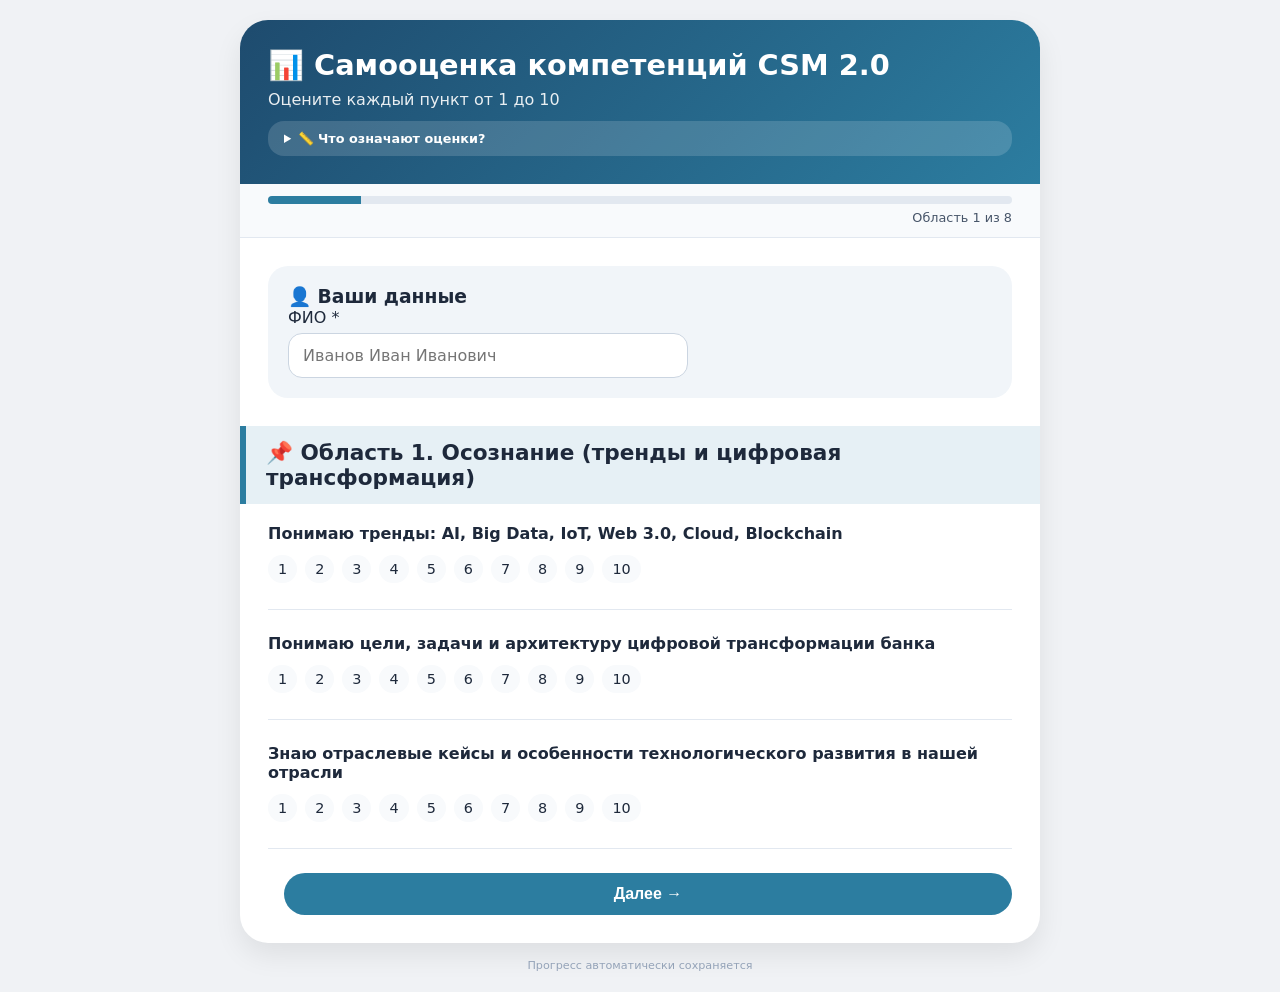
<file: self-assessment.html>
<!DOCTYPE html>
<html lang="ru">
<head>
    <meta charset="UTF-8">
    <meta name="viewport" content="width=device-width, initial-scale=1.0, maximum-scale=1.0, user-scalable=yes">
    <title>Самооценка компетенций CSM 2.0 - 8 областей</title>
    <style>
        * { margin: 0; padding: 0; box-sizing: border-box; }
        body {
            font-family: system-ui, -apple-system, 'Segoe UI', Roboto, sans-serif;
            background: #f0f2f5;
            padding: 20px;
            color: #1e293b;
        }
        .container { max-width: 800px; margin: 0 auto; }
        .card {
            background: white;
            border-radius: 28px;
            box-shadow: 0 12px 28px rgba(0,0,0,0.08);
            overflow: hidden;
        }
        .header {
            background: linear-gradient(135deg, #1e4b6e 0%, #2c7da0 100%);
            color: white;
            padding: 28px;
        }
        .header h1 { font-size: 1.8rem; margin-bottom: 8px; }
        .header p { opacity: 0.9; margin-bottom: 12px; }
        .scale-info {
            background: rgba(255,255,255,0.15);
            border-radius: 16px;
            padding: 10px 16px;
            margin-top: 8px;
            font-size: 0.8rem;
        }
        .scale-info summary {
            font-weight: 600;
            cursor: pointer;
        }
        .scale-info-content {
            margin-top: 8px;
            display: flex;
            flex-direction: column;
            gap: 4px;
        }
        .content { padding: 28px; }
        .user-info {
            background: #f1f5f9;
            padding: 20px;
            border-radius: 20px;
            margin-bottom: 28px;
        }
        .form-group { max-width: 400px; }
        label {
            display: block;
            font-weight: 500;
            margin-bottom: 6px;
        }
        input {
            width: 100%;
            padding: 12px 14px;
            border: 1px solid #cbd5e1;
            border-radius: 14px;
            font-size: 1rem;
            font-family: inherit;
        }
        .area-title {
            background: #e6f0f5;
            padding: 14px 20px;
            margin: 0 -28px 20px -28px;
            border-left: 6px solid #2c7da0;
            font-size: 1.35rem;
            font-weight: 600;
        }
        .question-block {
            margin-bottom: 24px;
            padding-bottom: 20px;
            border-bottom: 1px solid #e2e8f0;
        }
        .question-text {
            font-weight: 600;
            margin-bottom: 12px;
            font-size: 1rem;
        }
        .rating-scale {
            display: flex;
            flex-wrap: wrap;
            gap: 8px;
            align-items: center;
            margin-top: 8px;
        }
        .rating-option {
            display: inline-flex;
            align-items: center;
            gap: 4px;
            background: #f8fafc;
            padding: 6px 10px;
            border-radius: 30px;
            cursor: pointer;
            transition: 0.2s;
        }
        .rating-option.selected {
            background: #2c7da0;
            color: white;
        }
        .rating-option input {
            display: none;
        }
        .rating-option span {
            font-size: 0.9rem;
            font-weight: 500;
        }
        .navigation {
            display: flex;
            justify-content: space-between;
            gap: 16px;
            margin-top: 24px;
        }
        button {
            background: #2c7da0;
            color: white;
            border: none;
            padding: 12px 28px;
            border-radius: 40px;
            font-size: 1rem;
            font-weight: 600;
            cursor: pointer;
            flex: 1;
        }
        button.secondary { background: #94a3b8; }
        button:hover { background: #1e5a74; }
        .submit-btn {
            background: #10b981;
            width: 100%;
            margin-top: 16px;
        }
        .message {
            margin-top: 20px;
            padding: 12px;
            border-radius: 16px;
            text-align: center;
            font-weight: 500;
        }
        .success { background: #dcfce7; color: #166534; }
        .error { background: #fee2e2; color: #991b1b; }
        footer { text-align: center; font-size: 0.7rem; color: #94a3b8; margin-top: 16px; }
        .progress-section {
            padding: 12px 28px;
            background: #f8fafc;
            border-bottom: 1px solid #e2e8f0;
        }
        .progress-bar {
            background: #e2e8f0;
            border-radius: 20px;
            height: 8px;
            overflow: hidden;
        }
        .progress-fill {
            background: #2c7da0;
            width: 0%;
            height: 100%;
            transition: width 0.3s ease;
        }
        .progress-text {
            font-size: 0.8rem;
            margin-top: 6px;
            color: #475569;
            text-align: right;
        }
        @media (max-width: 640px) {
            .content { padding: 20px; }
            .area-title { margin: 0 -20px 20px -20px; }
            .rating-scale { gap: 6px; }
            .rating-option { padding: 4px 8px; }
            .rating-option span { font-size: 0.8rem; }
        }
    </style>
</head>
<body>
<div class="container">
    <div class="card" id="surveyCard"></div>
    <footer>Прогресс автоматически сохраняется</footer>
</div>

<script>
    // ⚠️ ВСТАВЬТЕ ВАШ URL ИЗ APPS SCRIPT
    const SCRIPT_URL = "https://script.google.com/macros/s/AKfycbzaoM6go61iqDexHQnxZCxcUAqOmBJ4m5-619tAiElaW1GdPLu1h51OubNdVd7ug4s4/exec";

    const AREAS = [
        { name: "Область 1. Осознание (тренды и цифровая трансформация)", questions: [
            "Понимаю тренды: AI, Big Data, IoT, Web 3.0, Cloud, Blockchain",
            "Понимаю цели, задачи и архитектуру цифровой трансформации банка",
            "Знаю отраслевые кейсы и особенности технологического развития в нашей отрасли"
        ]},
        { name: "Область 2. Стратегия", questions: [
            "Мыслю стратегически (вижу картину на 3–5 лет)",
            "Знаю Стратегию Сбера и КПБ бизнес-модель сегмента",
            "Могу описать бизнес-модель компании через Business Model Canvas",
            "Умею находить точки роста и формулировать гипотезы трансформации (карта гипотез)",
            "Понимаю модели управления цифровой трансформацией и цифровые роли в компании",
            "Разделяю концепцию LoveMark и человекоцентричности"
        ]},
        { name: "Область 3. Реинжиниринг процессов и оргструктуры", questions: [
            "Понимаю цели и задачи клиентских исследований",
            "Владею бизнес-анализом и реинжинирингом процессов",
            "Могу описать и спроектировать клиентский путь (Customer Journey Map, CJM)",
            "Знаю цифровые Core-продукты Сбера (финтех)",
            "Знаю финансовые и транзакционные Core-продукты Сбера",
            "Понимаю основы IT-архитектуры",
            "Могу провести финансовую и экономическую оценку проектов"
        ]},
        { name: "Область 4. Проектирование и разработка решения", questions: [
            "Владею продуктовым менеджментом и продуктовым мышлением",
            "Владею проектным менеджментом (Agile, Waterfall, Sbergile, PMBok, IPMA)",
            "Понимаю основы управления процессом разработки ПО",
            "Знаю партнёрскую программу Сбера"
        ]},
        { name: "Область 5. Внедрение и развитие решения", questions: [
            "Знаю форматы партнёрств и основы патентного права",
            "Понимаю процессы постановки решений на Продуктовую полку Сбера"
        ]},
        { name: "Область 6. Общесистемные компетенции и методология проектов развития", questions: [
            "Знаю процесс цифровой трансформации (П3181)",
            "Владею инструментами CSM при реализации проектов (ЕФС «НашБизнес», АС «Эксперт»)",
            "Использую генеративные модели (GigaChat) в работе над проектами",
            "Понимаю систему мотивации CSM"
        ]},
        { name: "Область 7. Отраслевые компетенции", questions: [
            "Анализирую рынок, тренды, драйверы, госрегулирование и позицию отрасли",
            "Знаю специфику отрасли (производство, финансовый анализ, ключевые риски, операционные KPI)",
            "Ориентируюсь в продуктах и финансировании (кредитные/некредитные решения, ВЭД-продукты, проектное финансирование)"
        ]},
        { name: "Область 8. Soft skills", questions: [
            "Владею системным мышлением и решением проблем",
            "Умею управлять результатом и несу ответственность",
            "Управляю собой (эмоции, время, стресс)"
        ]}
    ];

    let currentArea = 0;
    let answers = {
        userName: "",
        ratings: []
    };

    function initRatings() {
        const totalQuestions = AREAS.reduce((sum, area) => sum + area.questions.length, 0);
        if (answers.ratings.length !== totalQuestions) {
            answers.ratings = new Array(totalQuestions).fill(null);
        }
    }

    function loadFromLocalStorage() {
        const saved = localStorage.getItem("self_assessment");
        if (saved) {
            try {
                const parsed = JSON.parse(saved);
                answers.userName = parsed.userName || "";
                answers.ratings = parsed.ratings || [];
                initRatings();
            } catch(e) { initRatings(); }
        } else {
            initRatings();
        }
    }

    function saveToLocalStorage() {
        localStorage.setItem("self_assessment", JSON.stringify(answers));
    }

    function getQuestionIndex(areaIdx, qIdx) {
        let idx = 0;
        for (let a = 0; a < areaIdx; a++) {
            idx += AREAS[a].questions.length;
        }
        return idx + qIdx;
    }

    function render() {
        const card = document.getElementById("surveyCard");
        const area = AREAS[currentArea];
        const totalAreas = AREAS.length;
        const percent = ((currentArea + 1) / totalAreas) * 100;

        let html = `
            <div class="header">
                <h1>📊 Самооценка компетенций CSM 2.0</h1>
                <p>Оцените каждый пункт от 1 до 10</p>
                <details class="scale-info">
                    <summary>📏 Что означают оценки?</summary>
                    <div class="scale-info-content">
                        <span>• 1 — Не знаю, что это</span>
                        <span>• 2 — Слышал термин</span>
                        <span>• 3 — Могу дать определение</span>
                        <span>• 4 — Изучал теорию</span>
                        <span>• 5 — Применял под руководством</span>
                        <span>• 6 — Применяю в простых ситуациях</span>
                        <span>• 7 — Применяю уверенно</span>
                        <span>• 8 — Применяю в сложных задачах</span>
                        <span>• 9 — Могу обучать других</span>
                        <span>• 10 — Внедрял в масштабе банка</span>
                    </div>
                </details>
            </div>
            <div class="progress-section">
                <div class="progress-bar"><div class="progress-fill" style="width:${percent}%"></div></div>
                <div class="progress-text">Область ${currentArea+1} из ${totalAreas}</div>
            </div>
            <div class="content">
                <div class="user-info">
                    <h3>👤 Ваши данные</h3>
                    <div class="form-group">
                        <label>ФИО *</label>
                        <input type="text" id="fio" value="${escapeHtml(answers.userName)}" placeholder="Иванов Иван Иванович">
                    </div>
                </div>
                <div class="area-title">📌 ${escapeHtml(area.name)}</div>
        `;

        for (let i = 0; i < area.questions.length; i++) {
            const globalIdx = getQuestionIndex(currentArea, i);
            const savedRating = answers.ratings[globalIdx];
            html += `<div class="question-block">
                        <div class="question-text">${escapeHtml(area.questions[i])}</div>
                        <div class="rating-scale" data-global-idx="${globalIdx}">`;
            for (let rating = 1; rating <= 10; rating++) {
                const isSelected = (savedRating === rating);
                html += `<label class="rating-option ${isSelected ? 'selected' : ''}" data-rating="${rating}">
                            <input type="radio" name="q_${globalIdx}" value="${rating}" ${isSelected ? 'checked' : ''}>
                            <span>${rating}</span>
                         </label>`;
            }
            html += `</div></div>`;
        }

        html += `<div class="navigation">`;
        if (currentArea > 0) html += `<button class="secondary" id="prevBtn">← Назад</button>`;
        else html += `<div></div>`;
        if (currentArea < totalAreas - 1) html += `<button id="nextBtn">Далее →</button>`;
        else html += `<button id="submitBtn" class="submit-btn">✅ Завершить самооценку компетенций</button>`;
        html += `</div></div>`;

        card.innerHTML = html;

        document.getElementById("fio")?.addEventListener('input', (e) => {
            answers.userName = e.target.value;
            saveToLocalStorage();
        });

        for (let i = 0; i < area.questions.length; i++) {
            const globalIdx = getQuestionIndex(currentArea, i);
            const radios = document.querySelectorAll(`input[name="q_${globalIdx}"]`);
            radios.forEach(radio => {
                radio.addEventListener('change', (e) => {
                    answers.ratings[globalIdx] = parseInt(e.target.value);
                    saveToLocalStorage();
                    const container = e.target.closest('.rating-scale');
                    if (container) {
                        Array.from(container.children).forEach(child => {
                            child.classList.remove('selected');
                        });
                        e.target.closest('.rating-option')?.classList.add('selected');
                    }
                });
            });
        }

        document.getElementById("prevBtn")?.addEventListener('click', () => {
            if (validateCurrentArea()) {
                currentArea--;
                render();
                window.scrollTo({ top: 0, behavior: 'smooth' });
            } else {
                showMessage("❌ Оцените все утверждения в этой области", 'error');
            }
        });

        document.getElementById("nextBtn")?.addEventListener('click', () => {
            if (validateCurrentArea()) {
                currentArea++;
                render();
                window.scrollTo({ top: 0, behavior: 'smooth' });
            } else {
                showMessage("❌ Оцените все утверждения в этой области", 'error');
            }
        });

        document.getElementById("submitBtn")?.addEventListener('click', submitAll);
    }

    function validateCurrentArea() {
        const area = AREAS[currentArea];
        let startIdx = 0;
        for (let a = 0; a < currentArea; a++) {
            startIdx += AREAS[a].questions.length;
        }
        for (let i = 0; i < area.questions.length; i++) {
            if (answers.ratings[startIdx + i] === null || answers.ratings[startIdx + i] === undefined) {
                return false;
            }
        }
        return true;
    }

    function validateAll() {
        const total = answers.ratings.length;
        for (let i = 0; i < total; i++) {
            if (answers.ratings[i] === null || answers.ratings[i] === undefined) {
                return false;
            }
        }
        return true;
    }

    function submitAll() {
        if (!answers.userName?.trim()) {
            showMessage("❌ Введите ФИО", 'error');
            return;
        }
        if (!validateAll()) {
            showMessage("❌ Оцените все 32 утверждения перед отправкой", 'error');
            return;
        }

        const now = new Date();
        const date = now.toLocaleDateString('ru-RU');
        const time = now.toLocaleTimeString('ru-RU', { hour: '2-digit', minute: '2-digit', second: '2-digit' });

        fetch(SCRIPT_URL, {
            method: 'POST',
            mode: 'no-cors',
            headers: { 'Content-Type': 'application/json' },
            body: JSON.stringify({
                userName: answers.userName,
                date: date,
                time: time,
                ratings: answers.ratings
            })
        }).then(() => {
            showThankYouWindow(answers.userName);
            localStorage.removeItem("self_assessment");
        }).catch(err => {
            console.error(err);
            showMessage("❌ Ошибка отправки. Попробуйте ещё раз.", 'error');
        });
    }

    function showThankYouWindow(userName) {
        const card = document.getElementById("surveyCard");
        card.innerHTML = `
            <div class="header">
                <h1>📊 Самооценка компетенций CSM 2.0</h1>
            </div>
            <div class="content" style="text-align: center; padding: 40px;">
                <h2 style="color: #1e4b6e; margin-bottom: 16px;">🙏 Спасибо, ${escapeHtml(userName)}!</h2>
                <p style="font-size: 1.1rem; margin-bottom: 24px;">Ваша самооценка компетенций успешно сохранена.</p>
                <button onclick="window.location.reload()" style="background: #2c7da0; padding: 12px 32px; font-size: 1rem; border: none; border-radius: 40px; color: white; cursor: pointer;">Заполнить ещё раз</button>
            </div>
        `;
    }

    function showMessage(text, type) {
        let msgDiv = document.getElementById("dynamicMessage");
        if (!msgDiv) {
            msgDiv = document.createElement("div");
            msgDiv.id = "dynamicMessage";
            const contentDiv = document.querySelector("#surveyCard .content");
            if (contentDiv) contentDiv.appendChild(msgDiv);
        }
        if (msgDiv) msgDiv.innerHTML = `<div class="message ${type}">${text}</div>`;
        setTimeout(() => { if (msgDiv) msgDiv.innerHTML = ''; }, 4000);
    }

    function escapeHtml(str) {
        if (!str) return "";
        return str.replace(/[&<>]/g, function(m) {
            if (m === '&') return '&amp;';
            if (m === '<') return '&lt;';
            if (m === '>') return '&gt;';
            return m;
        });
    }

    loadFromLocalStorage();
    render();
</script>
</body>
</html>
</file>
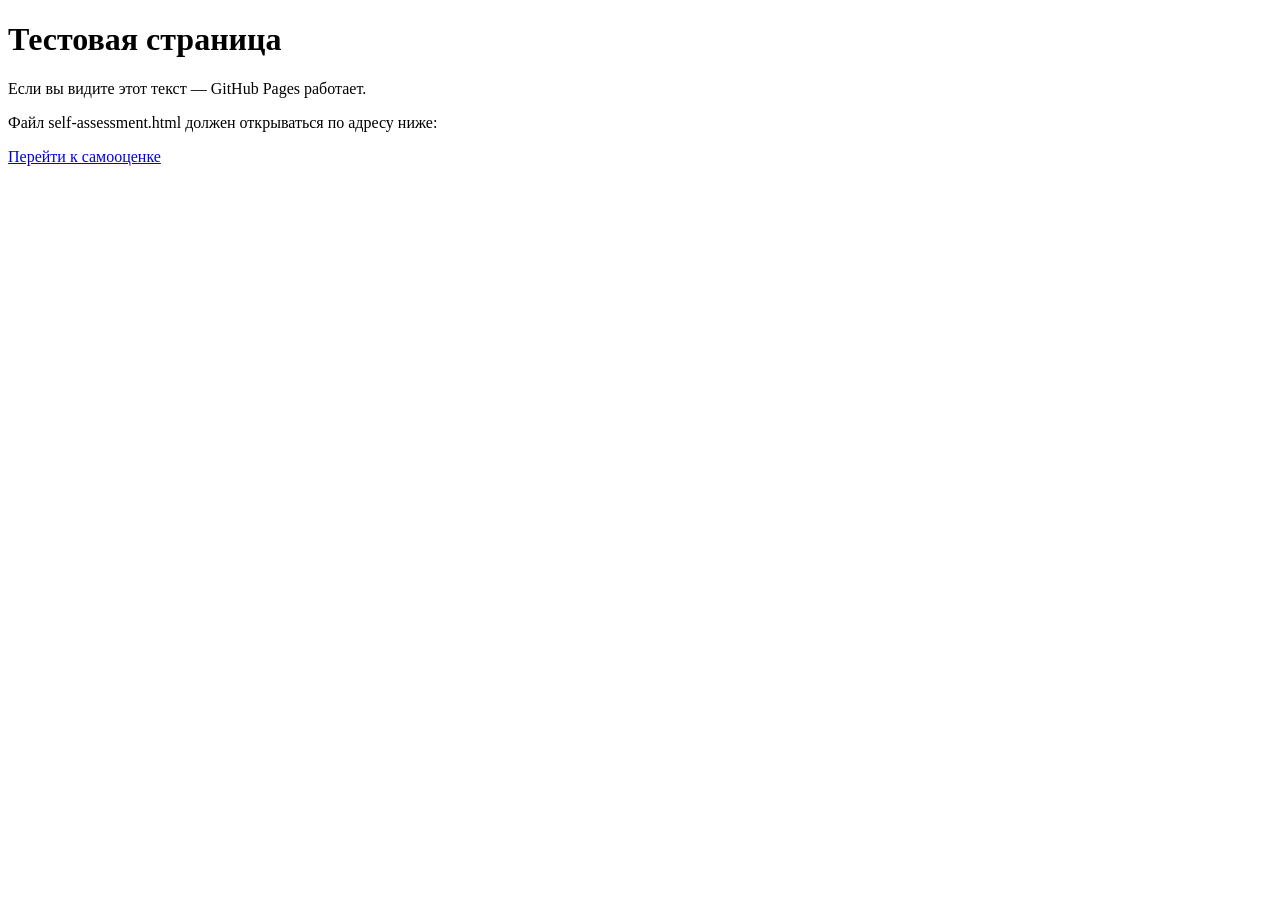
<file: test.html>
<!DOCTYPE html>
<html>
<head>
    <meta charset="UTF-8">
    <title>Тест</title>
</head>
<body>
    <h1>Тестовая страница</h1>
    <p>Если вы видите этот текст — GitHub Pages работает.</p>
    <p>Файл self-assessment.html должен открываться по адресу ниже:</p>
    <a href="self-assessment.html">Перейти к самооценке</a>
</body>
</html>
</file>
<file: style.css>
* {
    margin: 0;
    padding: 0;
    box-sizing: border-box;
}

body {
    font-family: system-ui, -apple-system, 'Segoe UI', Roboto, 'Helvetica Neue', sans-serif;
    background: #eef2f8;
    padding: 24px 16px;
    color: #0f172a;
}

.container {
    max-width: 1000px;
    margin: 0 auto;
}

.card {
    background: #ffffff;
    border-radius: 2rem;
    box-shadow: 0 20px 35px -12px rgba(0, 0, 0, 0.1);
    overflow: hidden;
}

.header {
    background: linear-gradient(125deg, #0b3b4f 0%, #1f6e8c 100%);
    color: white;
    padding: 1.8rem 2rem;
}

.header h1 {
    font-size: 1.9rem;
    font-weight: 700;
    margin-bottom: 0.5rem;
}

.header p {
    opacity: 0.85;
    font-size: 1rem;
}

.scale-info {
    background: rgba(255, 255, 255, 0.15);
    border-radius: 16px;
    padding: 10px 16px;
    margin-top: 12px;
    font-size: 0.8rem;
}

.scale-info summary {
    font-weight: 600;
    cursor: pointer;
}

.scale-info-content {
    margin-top: 8px;
    display: flex;
    flex-direction: column;
    gap: 4px;
}

.progress-section {
    padding: 0.9rem 2rem;
    background: #f9fbfd;
    border-bottom: 1px solid #e2edf2;
}

.progress-bar {
    background: #e1e9f0;
    border-radius: 40px;
    height: 8px;
    overflow: hidden;
}

.progress-fill {
    background: #1f6e8c;
    width: 0%;
    height: 100%;
    transition: width 0.3s ease;
}

.progress-text {
    font-size: 0.8rem;
    margin-top: 8px;
    text-align: right;
    color: #2c5a6e;
    font-weight: 500;
}

.content {
    padding: 2rem;
}

.user-info {
    background: #f1f7fa;
    border-radius: 1.5rem;
    padding: 1.5rem;
    margin-bottom: 2rem;
    display: flex;
    flex-wrap: wrap;
    gap: 1.5rem;
    border: 1px solid #dceaf0;
}

.user-info h3 {
    width: 100%;
    margin-bottom: 0;
    color: #1e4b6e;
}

.form-group {
    flex: 1;
    min-width: 200px;
}

.form-group label {
    display: block;
    font-weight: 600;
    margin-bottom: 0.5rem;
    color: #1e4b6e;
    font-size: 0.85rem;
}

.form-group input {
    width: 100%;
    padding: 0.8rem 1rem;
    border: 1px solid #cbdbe2;
    border-radius: 1.2rem;
    font-size: 0.95rem;
    font-family: inherit;
    background: white;
}

.form-group input:focus {
    outline: none;
    border-color: #1f6e8c;
    box-shadow: 0 0 0 3px rgba(31, 110, 140, 0.2);
}

.area-title {
    background: #e7f0f5;
    padding: 1rem 1.8rem;
    margin: 0 -2rem 1.8rem -2rem;
    border-left: 6px solid #1f6e8c;
    font-weight: 700;
    font-size: 1.3rem;
    color: #154455;
}

.question-block {
    margin-bottom: 2rem;
    padding-bottom: 1.2rem;
    border-bottom: 1px solid #e2edf2;
}

.question-text {
    font-weight: 700;
    font-size: 1rem;
    margin-bottom: 1rem;
    color: #0f2f3f;
}

.rating-scale {
    display: flex;
    flex-wrap: wrap;
    gap: 8px;
    align-items: center;
    margin-top: 8px;
}

.rating-option {
    display: inline-flex;
    align-items: center;
    gap: 4px;
    background: #f8fafc;
    padding: 6px 12px;
    border-radius: 30px;
    cursor: pointer;
    transition: 0.2s;
    border: 1px solid #e2e8f0;
}

.rating-option.selected {
    background: #2c7da0;
    color: white;
    border-color: #2c7da0;
}

.rating-option input {
    display: none;
}

.rating-option span {
    font-size: 0.9rem;
    font-weight: 500;
}

.options {
    display: flex;
    flex-direction: column;
    gap: 0.9rem;
    margin-left: 1rem;
}

.option {
    display: flex;
    align-items: flex-start;
    gap: 12px;
    cursor: pointer;
}

.option input {
    width: 1.1rem;
    height: 1.1rem;
    margin-top: 0.2rem;
    flex-shrink: 0;
    accent-color: #1f6e8c;
}

.option span {
    font-size: 0.95rem;
    color: #1e2f3a;
}

.open-question textarea {
    width: 100%;
    padding: 1rem;
    border-radius: 1.2rem;
    border: 1px solid #cbdbe2;
    font-family: inherit;
    font-size: 0.9rem;
    resize: vertical;
    margin-top: 0.5rem;
}

.navigation {
    display: flex;
    justify-content: space-between;
    gap: 1rem;
    margin-top: 2rem;
}

button {
    background: #1f6e8c;
    border: none;
    padding: 0.8rem 1.8rem;
    border-radius: 3rem;
    font-size: 0.95rem;
    font-weight: 600;
    color: white;
    cursor: pointer;
    transition: 0.2s;
    flex: 1;
}

button.secondary {
    background: #8aaebf;
}

button:hover {
    background: #0e4f68;
}

button.secondary:hover {
    background: #6e95aa;
}

.submit-btn {
    background: #10b981;
}

.submit-btn:hover {
    background: #0b7a70;
}

.close-btn {
    background: #6c757d;
}

.close-btn:hover {
    background: #5a6268;
}

.message {
    margin-top: 1.2rem;
    padding: 0.9rem;
    border-radius: 1.5rem;
    text-align: center;
    font-weight: 500;
}

.success {
    background: #dcfce7;
    color: #166534;
}

.error {
    background: #ffe6e5;
    color: #b91c1c;
}

.thankyou {
    text-align: center;
    padding: 3rem 2rem;
}

.thankyou h2 {
    color: #1f6e8c;
    margin-bottom: 1rem;
}

.thankyou p {
    font-size: 1.1rem;
    margin-bottom: 1rem;
}

footer {
    text-align: center;
    font-size: 0.7rem;
    color: #7a8e9e;
    margin-top: 1rem;
}

@media (max-width: 680px) {
    .content {
        padding: 1.2rem;
    }
    .area-title {
        margin: 0 -1.2rem 1.5rem -1.2rem;
        padding: 0.8rem 1.2rem;
        font-size: 1.1rem;
    }
    .rating-scale {
        gap: 6px;
    }
    .rating-option {
        padding: 4px 8px;
    }
    .rating-option span {
        font-size: 0.8rem;
    }
}
</file>
